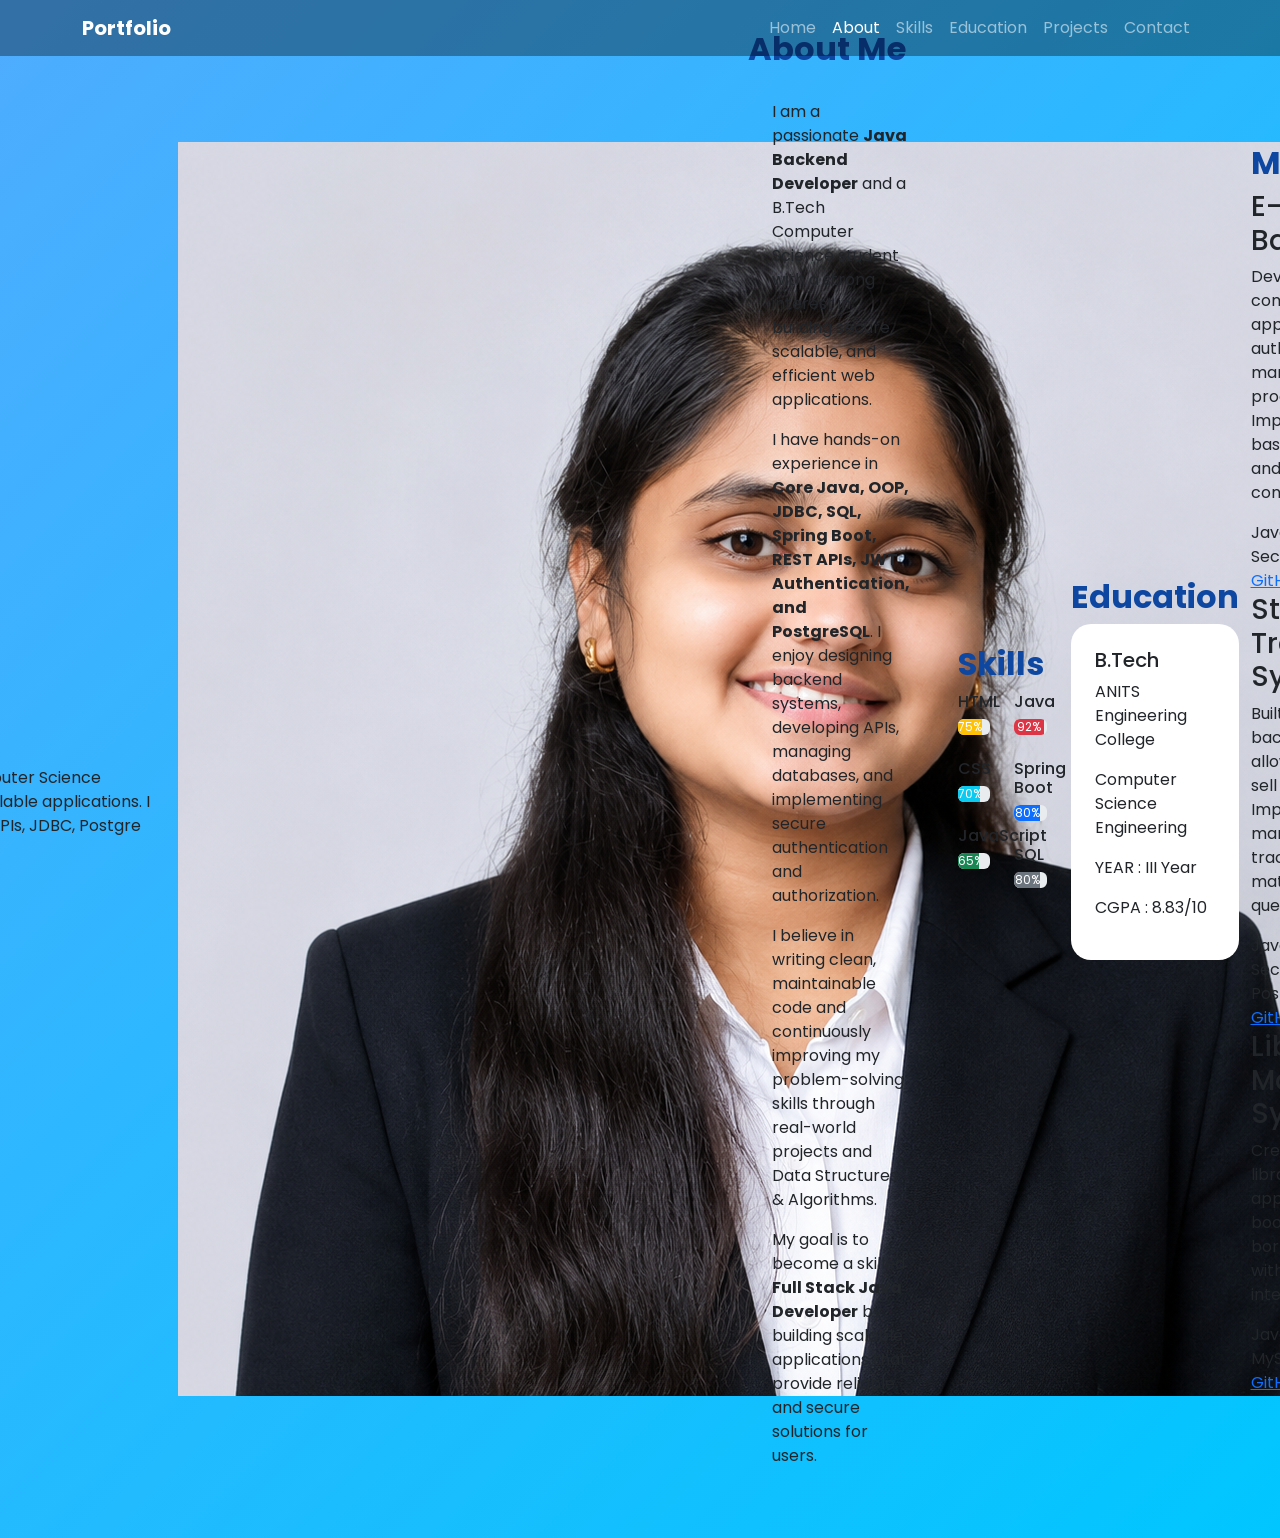
<file: index.html>
<!DOCTYPE html>
<html lang="en">
<head>

<meta charset="UTF-8">
<meta name="viewport" content="width=device-width, initial-scale=1.0">

<title>Bhargavi | Portfolio</title>

<link href="https://cdn.jsdelivr.net/npm/bootstrap@5.3.3/dist/css/bootstrap.min.css" rel="stylesheet">

<link rel="stylesheet"
href="https://cdnjs.cloudflare.com/ajax/libs/font-awesome/6.5.2/css/all.min.css">

<link rel="stylesheet" href="style.css">

</head>

<body>

<!-- Navbar -->

<nav class="navbar navbar-expand-lg navbar-dark fixed-top">

<div class="container">

<a class="navbar-brand fw-bold" href="#">
Portfolio
</a>

<button class="navbar-toggler"
data-bs-toggle="collapse"
data-bs-target="#menu">

<span class="navbar-toggler-icon"></span>

</button>

<div class="collapse navbar-collapse" id="menu">

<ul class="navbar-nav ms-auto">

<li class="nav-item">
<a class="nav-link" href="#home">Home</a>
</li>

<li class="nav-item">
<a class="nav-link" href="#about">About</a>
</li>

<li class="nav-item">
<a class="nav-link" href="#skills">Skills</a>
</li>

<li class="nav-item">
<a class="nav-link" href="#education">Education</a>
</li>

<li class="nav-item">
<a class="nav-link" href="#projects">Projects</a>
</li>

<li class="nav-item">
<a class="nav-link" href="#contact">Contact</a>
</li>

</ul>

</div>

</div>

</nav>

<!-- HOME -->

<section id="home">

<div class="container">

<div class="row align-items-center">

<div class="col-md-6">

<h4>Hello, I'm</h4>

<h1 class="display-4 fw-bold">
Bhargavi
</h1>

<h3 class="text-warning">
 Java Backend  Developer
</h3>

<p>

I am a Java Backend Developer and B.Tech Computer Science student passionate about building secure and scalable applications. I have experience in Core Java, Spring Boot, REST APIs, JDBC, Postgre SQL, and JWT Authentication. 

</p>


<a href="#contact" class="btn btn-warning btn-lg">
Hire Me
</a>

</div>

<div class="col-md-6 text-center">

<img src="pic.png"
class="profile">

</div>

</div>

</div>

</section>

<!-- ABOUT -->

<section id="about">

    <div class="container">

        <h2 class="section-title">About Me</h2>

        <div class="glass p-4">

            <p>
                I am a passionate <strong>Java Backend Developer</strong> and a
                B.Tech Computer Science student with a strong interest in building
                secure, scalable, and efficient web applications.
            </p>

            <p>
                I have hands-on experience in <strong>Core Java, OOP, JDBC, SQL,
                Spring Boot, REST APIs, JWT Authentication, and PostgreSQL</strong>.
                I enjoy designing backend systems, developing APIs, managing
                databases, and implementing secure authentication and authorization.
            </p>

            <p>
                I believe in writing clean, maintainable code and continuously
                improving my problem-solving skills through real-world projects and
                Data Structures & Algorithms.
            </p>

            <p>
                My goal is to become a skilled <strong>Full Stack Java Developer</strong>
                by building scalable applications that provide reliable and secure
                solutions for users.
            </p>

        </div>

    </div>

</section>

<!-- SKILLS -->

<section id="skills">

<div class="container">

<h2 class="section-title">

Skills

</h2>

<div class="row">

<div class="col-md-6">

<h6>HTML</h6>

<div class="progress mb-4">

<div class="progress-bar bg-warning"
style="width:75%">
75%
</div>

</div>

<h6>CSS</h6>

<div class="progress mb-4">

<div class="progress-bar bg-info"
style="width:70%">
70%
</div>

</div>

<h6>JavaScript</h6>

<div class="progress mb-4">

<div class="progress-bar bg-success"
style="width:65%">
65%
</div>

</div>

</div>

<div class="col-md-6">

<h6>Java</h6>

<div class="progress mb-4">

<div class="progress-bar bg-danger"
style="width:92%">
92%
</div>

</div>

<h6>Spring Boot</h6>

<div class="progress mb-4">

<div class="progress-bar bg-primary"
style="width:80%">
80%
</div>

</div>

<h6>SQL</h6>

<div class="progress">

<div class="progress-bar bg-secondary"
style="width:80%">
80%
</div>

</div>

</div>

</div>

</div>

</section>

<!-- EDUCATION -->

<section id="education">

<div class="container">

<h2 class="section-title">
Education
</h2>

<div class="card p-4 glass">

<h5>B.Tech</h5>

<p>
ANITS Engineering College
</p>

<p>
Computer Science Engineering
</p>

<p>
    YEAR : III Year
</p>
<p>
     CGPA : 8.83/10
</p>

</div>

</div>

</section>



<!-- PROJECTS -->

<!-- ================= PROJECT SECTION ================= -->

<section class="projects" id="projects">

    <h2>My Projects</h2>

    <div class="project-container">


        <!-- Project 1 -->
        <div class="project-card">

            <h3>E-Commerce Backend</h3>

            <p>
                Developed a secure e-commerce backend application with
                user authentication, product management and order processing.
                Implemented JWT based authentication and role-based access control.
            </p>

            <div class="project-tech">
                <span>Java</span>
                <span>Spring Boot</span>
                <span>Spring Security</span>
                <span>JWT</span>
                <span>MySQL</span>
            </div>

            <div class="project-links">

                <a href="https://github.com/bhargavibavirisetty08-collab/ECommerce-backend.git"
                   target="_blank">
                    GitHub
                </a>

            </div>

        </div>



        <!-- Project 2 -->
        <div class="project-card">

            <h3>Stock Trading System</h3>

            <p>
                Built a stock trading backend system that allows users to
                buy and sell stocks. Implemented order management,
                portfolio tracking and order matching using priority queues.
            </p>

            <div class="project-tech">
                <span>Java</span>
                <span>Spring Boot</span>
                <span>Spring Security</span>
                <span>JWT</span>
                <span>PostgreSQL</span>
                <span>JPA</span>
            </div>

            <div class="project-links">

                <a href="https://github.com/bhargavibavirisetty08-collab/InternnProject" target="_blank">
                    GitHub
                </a>

            </div>

        </div>




        <!-- Project 3 -->
        <div class="project-card">

            <h3>Library Management System</h3>

            <p>
                Created a Java based library management application to manage
                books, users and borrowing operations with a simple user interface.
            </p>

            <div class="project-tech">
                <span>Java</span>
                <span>OOP</span>
                <span>Swing</span>
                <span>JDBC</span>
                <span>MySQL</span>
            </div>

            <div class="project-links">

                <a href="https://github.com/bhargavibavirisetty08-collab/DSA_and_Projects" target="_blank">
                    GitHub
                </a>

            </div>

        </div>




   
       


    </div>

</section>

<!-- CONTACT -->

<section id="contact">

<div class="container">

<h2 class="section-title">

Contact Me

</h2>

<form id="contactForm">

<input
type="text"
id="name"
class="form-control"
placeholder="Name">

<small id="nameError"></small>

<br>

<input
type="email"
id="email"
class="form-control"
placeholder="Email">

<small id="emailError"></small>

<br>

<input
type="text"
id="subject"
class="form-control"
placeholder="Subject">

<small id="subjectError"></small>

<br>

<textarea
id="message"
rows="5"
class="form-control"
placeholder="Message">

</textarea>

<small id="messageError"></small>

<br>

<button class="btn btn-warning w-100">

Send Message

</button>

</form>

</div>

</section>

<footer>

<h5>Connect with Me</h5>

<a href="#"><i class="fab fa-facebook"></i></a>

<a href="#"><i class="fab fa-instagram"></i></a>

<a href="#"><i class="fab fa-linkedin"></i></a>

<a href="#"><i class="fab fa-github"></i></a>

<p>
© 2026 Bhargavi
</p>

</footer>

<script src="script.js"></script>

<script src="https://cdn.jsdelivr.net/npm/bootstrap@5.3.3/dist/js/bootstrap.bundle.min.js"></script>

</body>

</html>
</file>
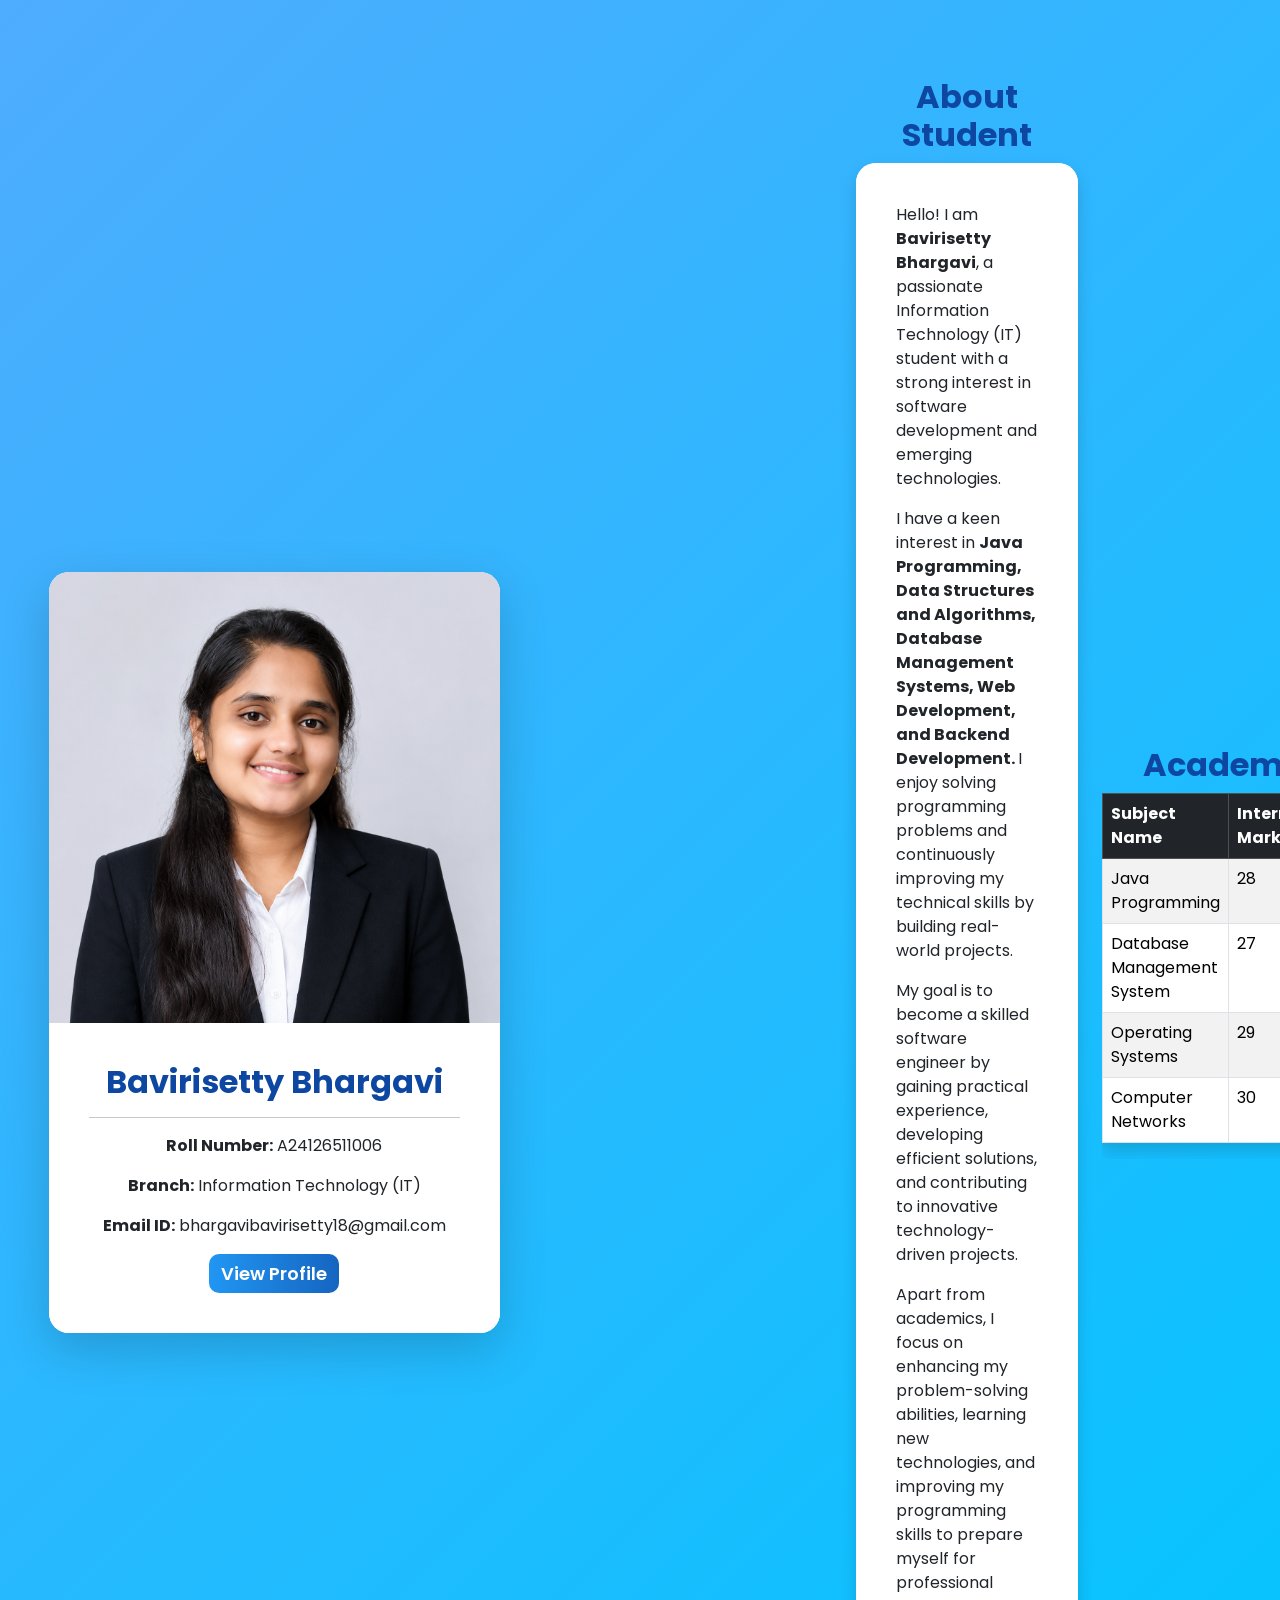
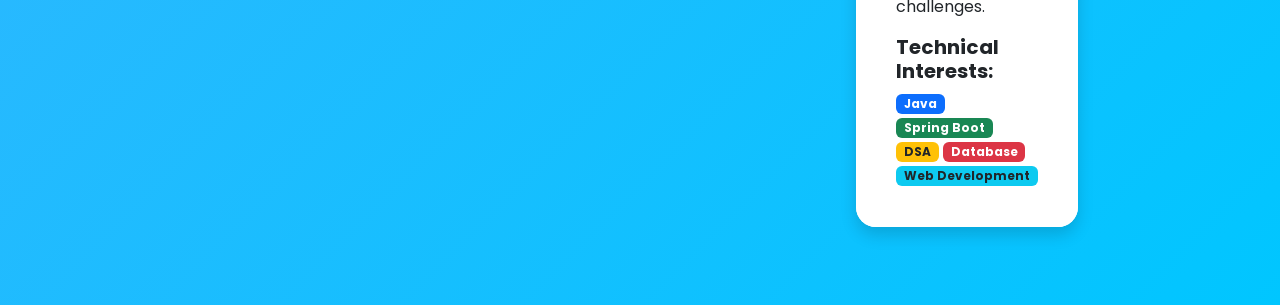
<file: index1.html>
<!DOCTYPE html>
<html lang="en">

<head>

<meta charset="UTF-8">
<meta name="viewport" content="width=device-width, initial-scale=1.0">

<title>Student Profile</title>

<link href="https://cdn.jsdelivr.net/npm/bootstrap@5.3.3/dist/css/bootstrap.min.css"
rel="stylesheet">

<link rel="stylesheet" href="style.css">

</head>


<body>


<!-- Navbar -->

<nav class="navbar navbar-expand-lg navbar-dark bg-dark sticky-top">

<div class="container">

<a class="navbar-brand fw-bold" href="#home">
Student Profile
</a>


<button class="navbar-toggler"
type="button"
data-bs-toggle="collapse"
data-bs-target="#navbarMenu">

<span class="navbar-toggler-icon"></span>

</button>



<div class="collapse navbar-collapse" id="navbarMenu">

<ul class="navbar-nav ms-auto">

<li class="nav-item">
<a class="nav-link" href="#home">Home</a>
</li>


<li class="nav-item">
<a class="nav-link" href="#about">About</a>
</li>


<li class="nav-item">
<a class="nav-link" href="#contact">Contact</a>
</li>


</ul>

</div>

</div>

</nav>





<!-- Home Section -->

<section id="home">


<div class="container my-5">


<div class="row justify-content-center">


<div class="col-lg-5 col-md-7 col-sm-12">


<div class="card profile-card shadow-lg">


<!-- Updated Image Path -->

<img src="image/pic.png"
class="profile-img"
alt="Student Photo">



<div class="card-body text-center">


<h2 class="student-name">
Bavirisetty Bhargavi
</h2>


<hr>


<p>
<strong>Roll Number:</strong>
A24126511006
</p>


<p>
<strong>Branch:</strong>
Information Technology (IT)
</p>


<p>
<strong>Email ID:</strong>
bhargavibavirisetty18@gmail.com
</p>



<button class="btn btn-primary profile-btn">
View Profile
</button>


</div>


</div>


</div>


</div>


</div>


</section>







<!-- About Section -->


<section id="about" class="container my-5">


<h2 class="text-center section-title">
About Student
</h2>



<div class="card shadow about-card">


<div class="card-body">


<p>
Hello! I am <strong>Bavirisetty Bhargavi</strong>, a passionate
Information Technology (IT) student with a strong interest in
software development and emerging technologies.
</p>



<p>
I have a keen interest in
<strong>
Java Programming, Data Structures and Algorithms,
Database Management Systems, Web Development,
and Backend Development.
</strong>

I enjoy solving programming problems and continuously
improving my technical skills by building real-world projects.
</p>



<p>
My goal is to become a skilled software engineer by gaining
practical experience, developing efficient solutions, and
contributing to innovative technology-driven projects.
</p>



<p>
Apart from academics, I focus on enhancing my problem-solving
abilities, learning new technologies, and improving my
programming skills to prepare myself for professional challenges.
</p>



<h5 class="fw-bold">
Technical Interests:
</h5>


<span class="badge bg-primary">
Java
</span>


<span class="badge bg-success">
Spring Boot
</span>


<span class="badge bg-warning text-dark">
DSA
</span>


<span class="badge bg-danger">
Database
</span>


<span class="badge bg-info text-dark">
Web Development
</span>



</div>


</div>


</section>







<!-- Academic Details -->


<section class="container my-5">


<h2 class="text-center section-title">
Academic Details
</h2>



<div class="table-responsive">


<table class="table table-bordered table-striped table-hover shadow">


<thead class="table-dark">

<tr>

<th>Subject Name</th>
<th>Internal Marks</th>
<th>External Marks</th>
<th>Total Marks</th>

</tr>

</thead>



<tbody>


<tr>
<td>Java Programming</td>
<td>28</td>
<td>65</td>
<td>93</td>
</tr>



<tr>
<td>Database Management System</td>
<td>27</td>
<td>66</td>
<td>93</td>
</tr>



<tr>
<td>Operating Systems</td>
<td>29</td>
<td>64</td>
<td>93</td>
</tr>



<tr>
<td>Computer Networks</td>
<td>30</td>
<td>67</td>
<td>97</td>
</tr>


</tbody>


</table>


</div>


</section>







<!-- Contact Section -->


<section id="contact" class="container my-5">


<h2 class="text-center section-title">
Contact
</h2>



<div class="card shadow contact-card text-center">


<div class="card-body">


<p>
<strong>Email:</strong>
bhargavibavirisetty18@gmail.com
</p>



<p>
<strong>College:</strong>
Anil Neerukonda Institute of Technology and Sciences (ANITS)
</p>



</div>


</div>


</section>







<!-- Footer -->


<footer class="text-center">


<h5>
Anil Neerukonda Institute of Technology and Sciences (ANITS)
</h5>


<p>
© 2026 Student Profile | All Rights Reserved
</p>


</footer>





<script src="https://cdn.jsdelivr.net/npm/bootstrap@5.3.3/dist/js/bootstrap.bundle.min.js">
</script>


</body>

</html>
</file>
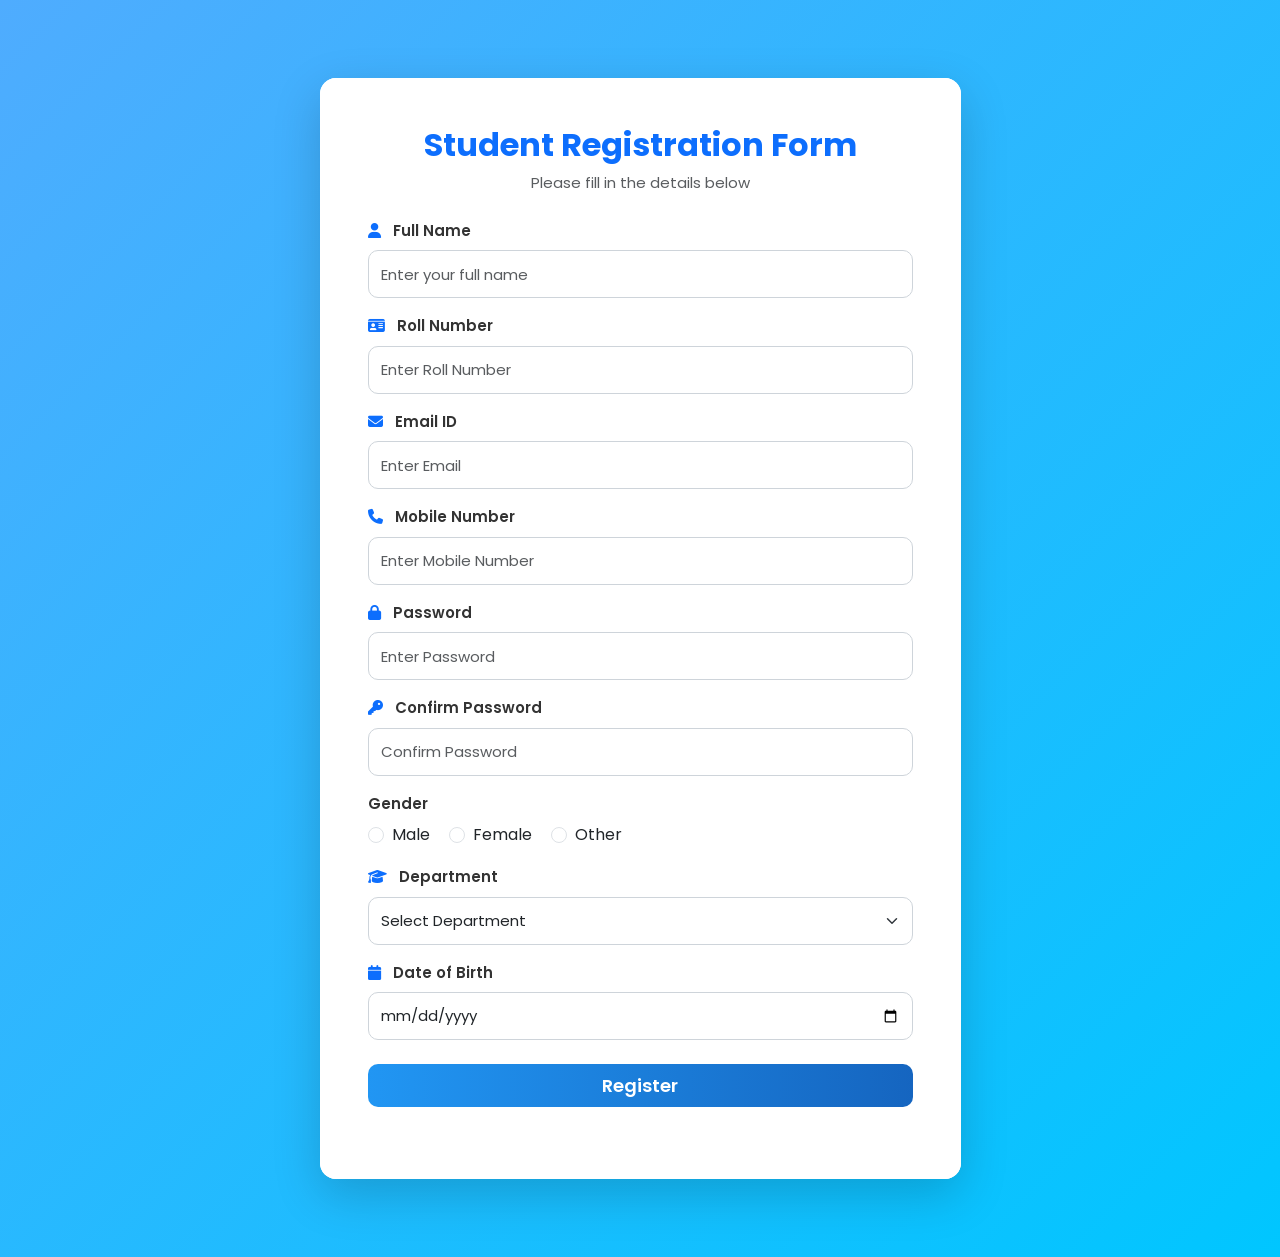
<file: index2.html>
<!DOCTYPE html>
<html lang="en">
<head>
    <meta charset="UTF-8">
    <meta name="viewport" content="width=device-width, initial-scale=1.0">

    <title>Student Registration Form</title>

    <!-- Bootstrap CSS -->
    <link href="https://cdn.jsdelivr.net/npm/bootstrap@5.3.3/dist/css/bootstrap.min.css" rel="stylesheet">

    <!-- Font Awesome -->
    <link rel="stylesheet"
    href="https://cdnjs.cloudflare.com/ajax/libs/font-awesome/6.5.2/css/all.min.css">

    <!-- Custom CSS -->
    <link rel="stylesheet" href="style.css">
</head>

<body>

<div class="container py-5">

    <div class="row justify-content-center">

        <div class="col-lg-7 col-md-9">

            <div class="card shadow-lg border-0 rounded-4">

                <div class="card-body p-5">

                    <h2 class="text-center text-primary fw-bold">
                        Student Registration Form
                    </h2>

                    <p class="text-center text-muted mb-4">
                        Please fill in the details below
                    </p>

                    <form id="registrationForm">

                        <!-- Full Name -->

                        <div class="mb-3">

                            <label class="form-label fw-semibold">
                                <i class="fa-solid fa-user text-primary"></i>
                                Full Name
                            </label>

                            <input
                            type="text"
                            id="name"
                            class="form-control"
                            placeholder="Enter your full name">

                            <small id="nameError" class="text-danger"></small>

                        </div>

                        <!-- Roll Number -->

                        <div class="mb-3">

                            <label class="form-label fw-semibold">
                                <i class="fa-solid fa-id-card text-primary"></i>
                                Roll Number
                            </label>

                            <input
                            type="text"
                            id="roll"
                            class="form-control"
                            placeholder="Enter Roll Number">

                            <small id="rollError" class="text-danger"></small>

                        </div>

                        <!-- Email -->

                        <div class="mb-3">

                            <label class="form-label fw-semibold">
                                <i class="fa-solid fa-envelope text-primary"></i>
                                Email ID
                            </label>

                            <input
                            type="email"
                            id="email"
                            class="form-control"
                            placeholder="Enter Email">

                            <small id="emailError" class="text-danger"></small>

                        </div>

                        <!-- Mobile -->

                        <div class="mb-3">

                            <label class="form-label fw-semibold">
                                <i class="fa-solid fa-phone text-primary"></i>
                                Mobile Number
                            </label>

                            <input
                            type="text"
                            id="mobile"
                            class="form-control"
                            placeholder="Enter Mobile Number">

                            <small id="mobileError" class="text-danger"></small>

                        </div>

                        <!-- Password -->

                        <div class="mb-3">

                            <label class="form-label fw-semibold">
                                <i class="fa-solid fa-lock text-primary"></i>
                                Password
                            </label>

                            <input
                            type="password"
                            id="password"
                            class="form-control"
                            placeholder="Enter Password">

                            <small id="passwordError" class="text-danger"></small>

                        </div>

                        <!-- Confirm Password -->

                        <div class="mb-3">

                            <label class="form-label fw-semibold">
                                <i class="fa-solid fa-key text-primary"></i>
                                Confirm Password
                            </label>

                            <input
                            type="password"
                            id="confirmPassword"
                            class="form-control"
                            placeholder="Confirm Password">

                            <small id="confirmPasswordError" class="text-danger"></small>

                        </div>

                        <!-- Gender -->

                        <div class="mb-3">

                            <label class="form-label fw-semibold">
                                Gender
                            </label>

                            <div>

                                <div class="form-check form-check-inline">

                                    <input
                                    class="form-check-input"
                                    type="radio"
                                    name="gender"
                                    value="Male">

                                    <label class="form-check-label">
                                        Male
                                    </label>

                                </div>

                                <div class="form-check form-check-inline">

                                    <input
                                    class="form-check-input"
                                    type="radio"
                                    name="gender"
                                    value="Female">

                                    <label class="form-check-label">
                                        Female
                                    </label>

                                </div>

                                <div class="form-check form-check-inline">

                                    <input
                                    class="form-check-input"
                                    type="radio"
                                    name="gender"
                                    value="Other">

                                    <label class="form-check-label">
                                        Other
                                    </label>

                                </div>

                            </div>

                            <small id="genderError" class="text-danger"></small>

                        </div>

                        <!-- Department -->

                        <div class="mb-3">

                            <label class="form-label fw-semibold">
                                <i class="fa-solid fa-graduation-cap text-primary"></i>
                                Department
                            </label>

                            <select
                            id="department"
                            class="form-select">

                                <option value="">
                                    Select Department
                                </option>

                                <option>CSE</option>
                                <option>IT</option>
                                <option>ECE</option>
                                <option>EEE</option>
                                <option>Mechanical</option>
                                <option>Civil</option>

                            </select>

                            <small id="departmentError" class="text-danger"></small>

                        </div>

                        <!-- Date of Birth -->

                        <div class="mb-3">

                            <label class="form-label fw-semibold">
                                <i class="fa-solid fa-calendar text-primary"></i>
                                Date of Birth
                            </label>

                            <input
                            type="date"
                            id="dob"
                            class="form-control">

                            <small id="dobError" class="text-danger"></small>

                        </div>

                        <!-- Submit -->

                        <div class="d-grid mt-4">

                            <button
                            type="submit"
                            class="btn btn-primary btn-lg">

                                Register

                            </button>

                        </div>

                        <h5
                        id="successMessage"
                        class="text-center mt-4 text-success">
                        </h5>

                    </form>

                </div>

            </div>

        </div>

    </div>

</div>

<!-- Bootstrap JS -->

<script src="https://cdn.jsdelivr.net/npm/bootstrap@5.3.3/dist/js/bootstrap.bundle.min.js"></script>

<!-- JavaScript -->

<script src="script.js"></script>

</body>
</html>
</file>
<file: style.css>
/* Google Font */
@import url('https://fonts.googleapis.com/css2?family=Poppins:wght@300;400;500;600;700&display=swap');

*{
    margin:0;
    padding:0;
    box-sizing:border-box;
    font-family:'Poppins',sans-serif;
}

body{
    min-height:100vh;
    background:linear-gradient(135deg,#4facfe,#00c6ff);
    display:flex;
    justify-content:center;
    align-items:center;
    padding:30px;
}

/* Card */

.card{
    border:none;
    border-radius:20px;
    overflow:hidden;
    animation:fadeIn .8s ease;
}

.card-body{
    background:#ffffff;
    padding:40px;
}

h2{
    color:#0d47a1;
    font-weight:700;
}

.text-muted{
    font-size:15px;
}

/* Labels */

.form-label{
    font-size:15px;
    color:#333;
    margin-bottom:8px;
}

/* Inputs */

.form-control,
.form-select{

    height:48px;
    border-radius:10px;
    border:1px solid #ced4da;
    transition:.3s;
    font-size:15px;
}

.form-control:focus,
.form-select:focus{

    border-color:#2196f3;
    box-shadow:0 0 8px rgba(33,150,243,.3);

}

.form-control:hover,
.form-select:hover{

    border-color:#2196f3;

}

/* Radio */

.form-check{

    margin-right:15px;

}

.form-check-input:checked{

    background:#2196f3;
    border-color:#2196f3;

}

/* Button */

.btn-primary{

    background:linear-gradient(90deg,#2196f3,#1565c0);
    border:none;
    border-radius:10px;
    font-size:18px;
    font-weight:600;
    transition:.3s;

}

.btn-primary:hover{

    transform:translateY(-2px);
    box-shadow:0 8px 18px rgba(0,0,0,.2);

}

/* Error */

.text-danger{

    font-size:13px;
    margin-top:4px;
    display:block;

}

/* Success */

#successMessage{

    font-weight:600;
    font-size:18px;

}

/* Icons */

.fa-solid{

    margin-right:8px;

}

/* Animation */

@keyframes fadeIn{

    from{

        opacity:0;
        transform:translateY(30px);

    }

    to{

        opacity:1;
        transform:translateY(0);

    }

}

/* Mobile */

@media(max-width:768px){

.card-body{

    padding:25px;

}

h2{

    font-size:28px;

}

.btn-primary{

    font-size:16px;

}

}
</file>
